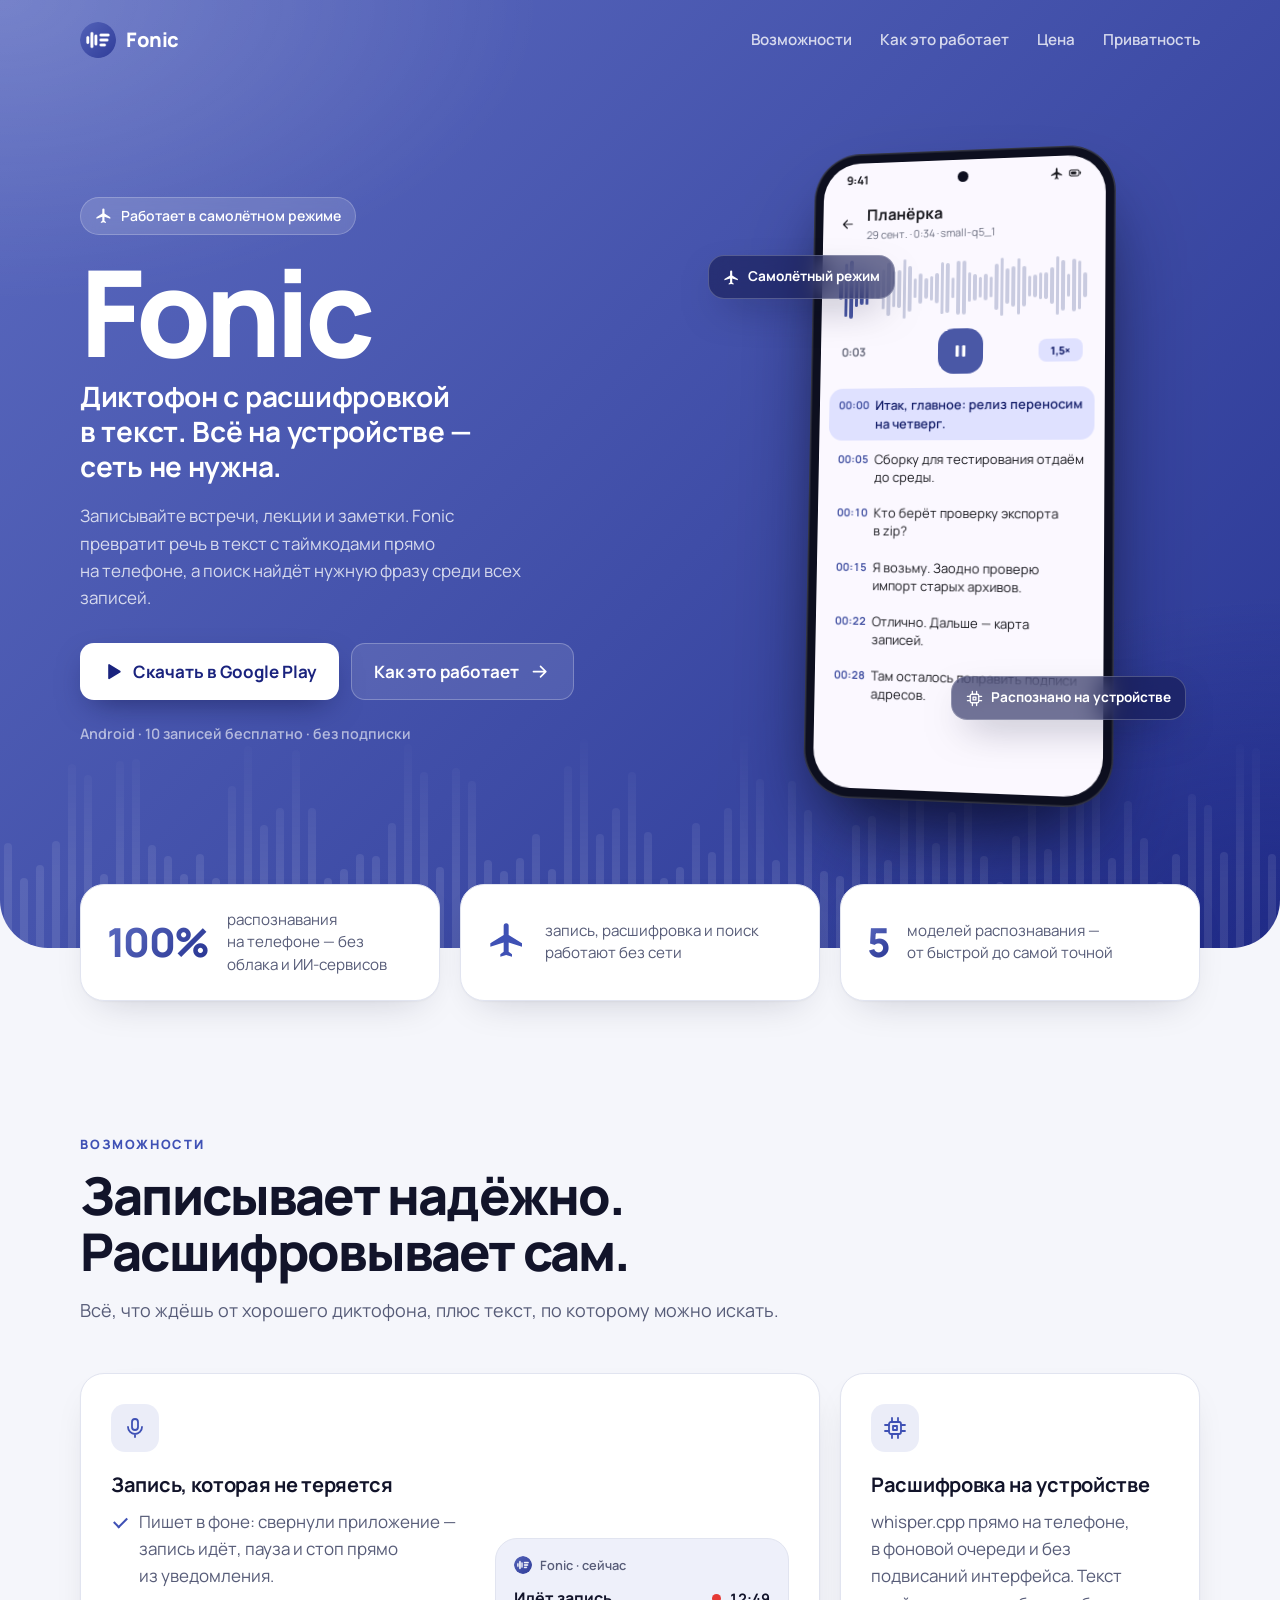
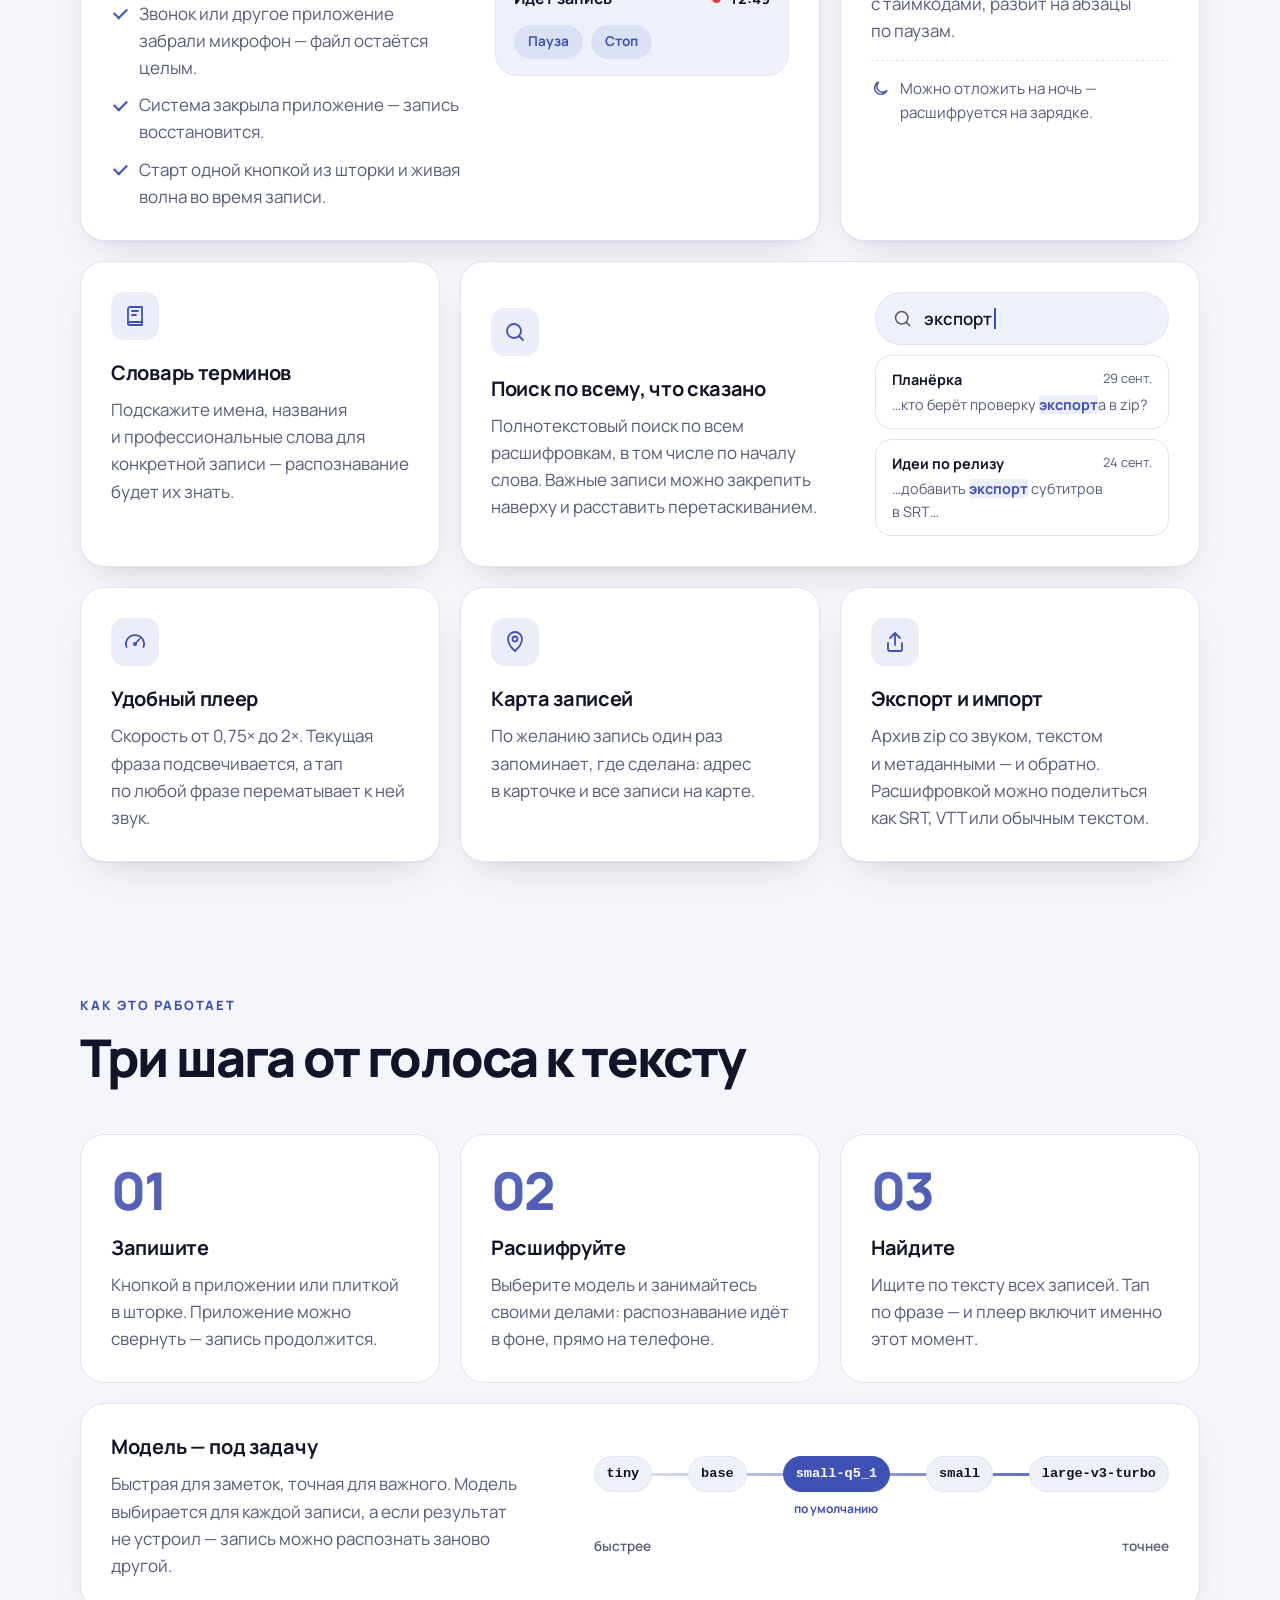
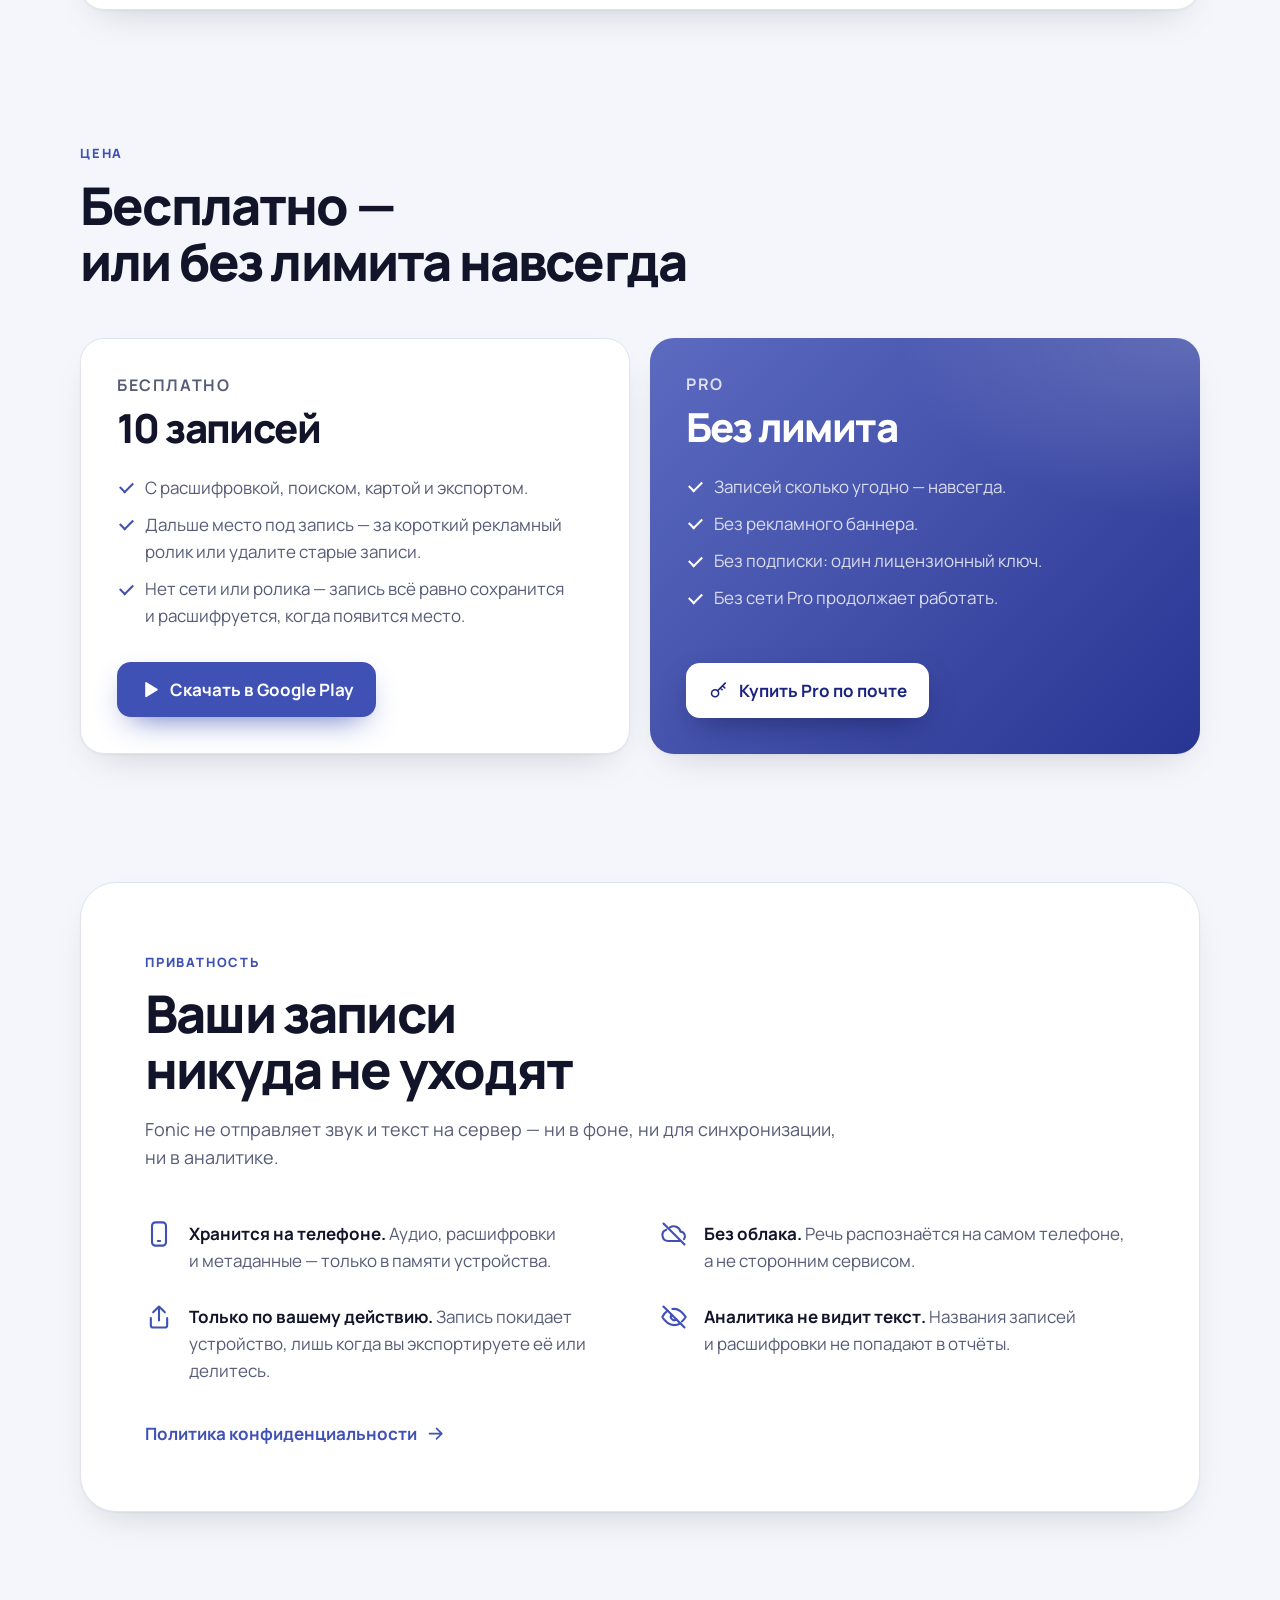
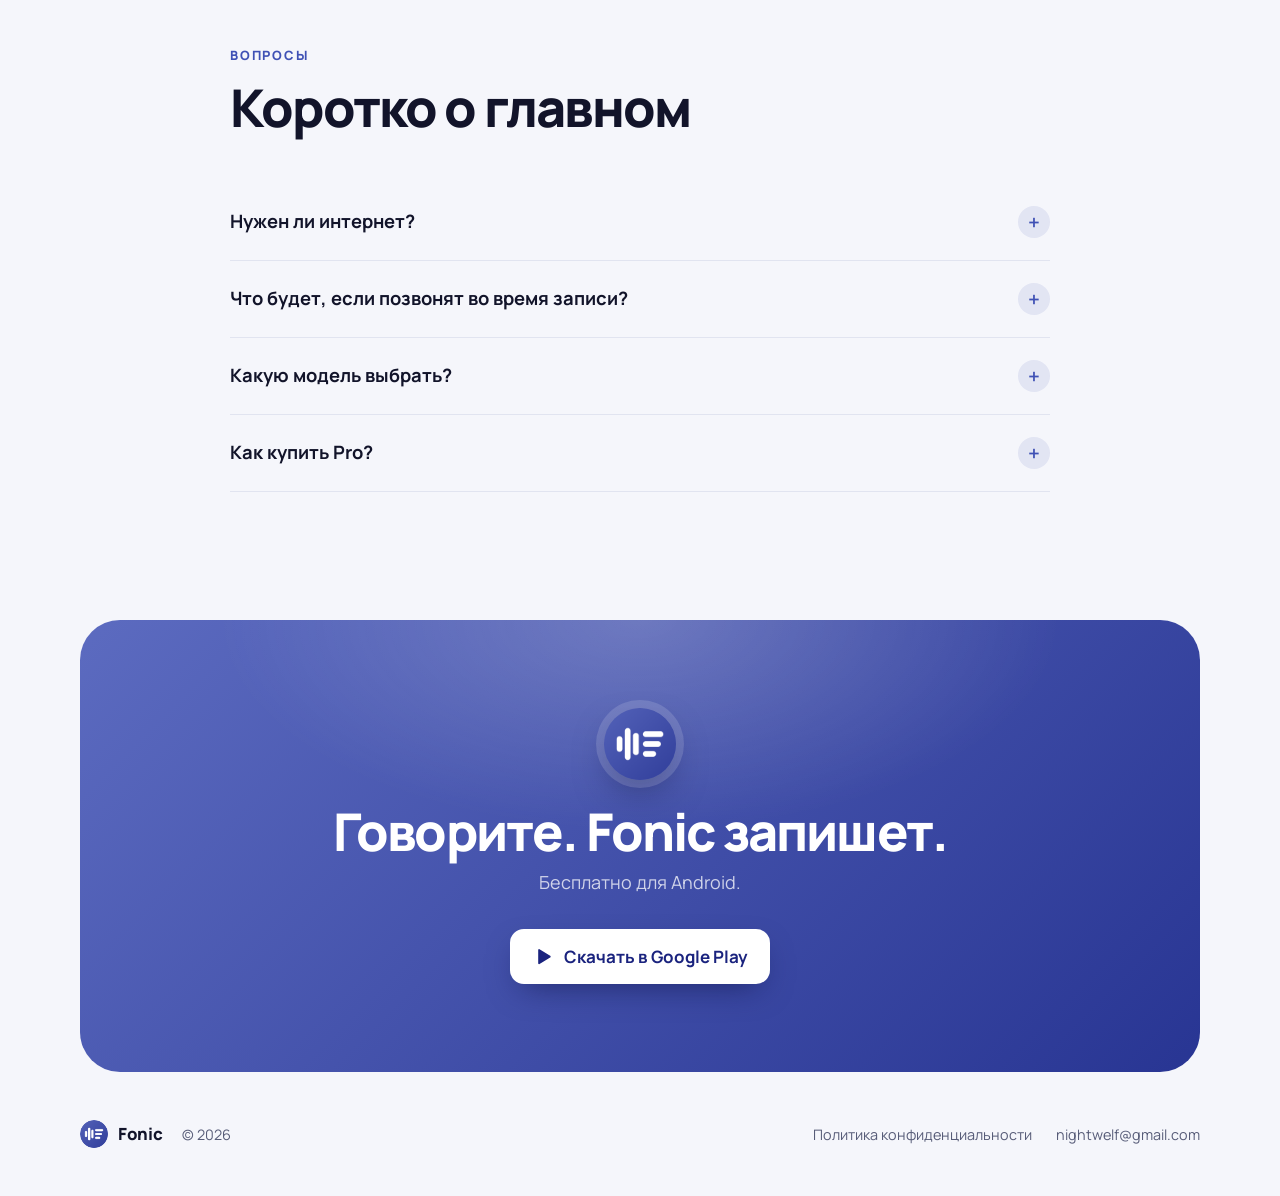
<file: index.html>
<!doctype html>
<html lang="ru">
<head>
<meta charset="utf-8">
<meta name="viewport" content="width=device-width, initial-scale=1">
<title>Fonic — диктофон с офлайн-расшифровкой речи</title>
<meta name="description" content="Fonic — диктофон для Android, который сам переводит речь в текст прямо на телефоне. Запись, расшифровка, поиск и каталог работают без сети.">
<meta name="theme-color" content="#3f51b5">
<meta property="og:type" content="website">
<meta property="og:locale" content="ru_RU">
<meta property="og:title" content="Fonic — диктофон с расшифровкой в текст">
<meta property="og:description" content="Всё на устройстве, сеть не нужна. Запись, расшифровка и поиск работают даже в самолётном режиме.">
<meta property="og:image" content="https://nightwelf.github.io/fonic/assets/og.png">
<meta name="twitter:card" content="summary_large_image">
<link rel="icon" href="assets/icon.png">
<link rel="preload" href="assets/fonts/manrope-cyrillic.woff2" as="font" type="font/woff2" crossorigin>
<link rel="stylesheet" href="style.css">
<script>document.documentElement.classList.add('js')</script>
<script src="script.js" defer></script>
</head>
<body>

<svg width="0" height="0" style="position:absolute" aria-hidden="true">
  <symbol id="i-mic" viewBox="0 0 24 24"><rect x="9" y="3" width="6" height="11" rx="3"/><path d="M5 11a7 7 0 0 0 14 0M12 18v3"/></symbol>
  <symbol id="i-chip" viewBox="0 0 24 24"><rect x="6" y="6" width="12" height="12" rx="2"/><path d="M10 10h4v4h-4zM9 2v4M15 2v4M9 18v4M15 18v4M2 9h4M2 15h4M18 9h4M18 15h4"/></symbol>
  <symbol id="i-book" viewBox="0 0 24 24"><path d="M5 5a2 2 0 0 1 2-2h12v15H7a2 2 0 0 0-2 2z"/><path d="M5 20a2 2 0 0 0 2 1h12v-3M9 7h6M9 11h4"/></symbol>
  <symbol id="i-search" viewBox="0 0 24 24"><circle cx="11" cy="11" r="7"/><path d="m20 20-3.5-3.5"/></symbol>
  <symbol id="i-speed" viewBox="0 0 24 24"><path d="M3.5 17a9 9 0 1 1 17 0"/><path d="m12 14 4.5-5"/><circle cx="12" cy="14" r="1.2"/></symbol>
  <symbol id="i-pin" viewBox="0 0 24 24"><path d="M12 21s-7-6.2-7-12a7 7 0 0 1 14 0c0 5.8-7 12-7 12z"/><circle cx="12" cy="9" r="2.5"/></symbol>
  <symbol id="i-share" viewBox="0 0 24 24"><path d="M12 15V3M7 8l5-5 5 5"/><path d="M5 13v6a2 2 0 0 0 2 2h10a2 2 0 0 0 2-2v-6"/></symbol>
  <symbol id="i-shield" viewBox="0 0 24 24"><path d="M12 3 4.5 6v5.5c0 4.7 3.2 8.2 7.5 9.5 4.3-1.3 7.5-4.8 7.5-9.5V6z"/><path d="m9 12 2 2 4-4"/></symbol>
  <symbol id="i-phone" viewBox="0 0 24 24"><rect x="6" y="2" width="12" height="20" rx="3"/><path d="M11 18h2"/></symbol>
  <symbol id="i-cloud-off" viewBox="0 0 24 24"><path d="m3 3 18 18"/><path d="M8.5 6.3A6 6 0 0 1 17.6 10 4 4 0 0 1 20.6 16.4M17 18H7a5 5 0 0 1-1.6-9.7"/></symbol>
  <symbol id="i-eye-off" viewBox="0 0 24 24"><path d="m3 3 18 18"/><path d="M10.6 5.1Q11.3 5 12 5c6 0 10 7 10 7a17 17 0 0 1-3.2 3.9M6.6 6.6C3.9 8.4 2 12 2 12s4 7 10 7a9.7 9.7 0 0 0 5.4-1.6"/><path d="M9.9 9.9a3 3 0 0 0 4.2 4.2"/></symbol>
  <symbol id="i-moon" viewBox="0 0 24 24"><path d="M20 14.5A8 8 0 1 1 9.5 4a6.5 6.5 0 0 0 10.5 10.5z"/></symbol>
  <symbol id="i-arrow" viewBox="0 0 24 24"><path d="M5 12h14M13 6l6 6-6 6"/></symbol>
  <symbol id="i-back" viewBox="0 0 24 24"><path d="M19 12H5M11 6l-6 6 6 6"/></symbol>
  <symbol id="i-mail" viewBox="0 0 24 24"><rect x="3" y="5" width="18" height="14" rx="2"/><path d="m3 7 9 6 9-6"/></symbol>
  <symbol id="i-key" viewBox="0 0 24 24"><circle cx="8" cy="15" r="4"/><path d="m10.8 12.2 8.7-8.7M16.5 6.5l2.5 2.5M14 9l2 2"/></symbol>
  <symbol id="i-play" viewBox="0 0 24 24"><path d="M7 4.5v15a1 1 0 0 0 1.5.9l12-7.5a1 1 0 0 0 0-1.8l-12-7.5A1 1 0 0 0 7 4.5z" fill="currentColor" stroke="none"/></symbol>
  <symbol id="i-pause" viewBox="0 0 24 24"><rect x="6" y="5" width="4" height="14" rx="1.2" fill="currentColor" stroke="none"/><rect x="14" y="5" width="4" height="14" rx="1.2" fill="currentColor" stroke="none"/></symbol>
  <symbol id="i-plane" viewBox="0 0 24 24"><path d="M21 16v-2l-8-5V3.5a1.5 1.5 0 0 0-3 0V9l-8 5v2l8-2.5V19l-2 1.5V22l3.5-1 3.5 1v-1.5L13 19v-5.5z" fill="currentColor" stroke="none"/></symbol>
  <symbol id="i-battery" viewBox="0 0 24 24"><rect x="3" y="7" width="16" height="10" rx="2.5"/><rect x="5.5" y="9.5" width="9" height="5" rx="1" fill="currentColor" stroke="none"/><path d="M21.5 10.5v3"/></symbol>
</svg>

<header class="hero">
  <div class="hero-bars" aria-hidden="true"></div>

  <nav class="nav container">
    <a class="logo" href="index.html"><img src="assets/icon.png" alt="" width="36" height="36">Fonic</a>
    <div class="nav-links">
      <a href="#features">Возможности</a>
      <a href="#how">Как это работает</a>
      <a href="#pricing">Цена</a>
      <a href="#privacy">Приватность</a>
    </div>
  </nav>

  <div class="hero-grid container">
    <div class="hero-text reveal">
      <span class="chip"><svg class="i"><use href="#i-plane"/></svg>Работает в самолётном режиме</span>
      <h1>Fonic</h1>
      <p class="lead">Диктофон с&nbsp;расшифровкой в&nbsp;текст. Всё на&nbsp;устройстве&nbsp;— сеть не&nbsp;нужна.</p>
      <p class="sub">Записывайте встречи, лекции и&nbsp;заметки. Fonic превратит речь в&nbsp;текст с&nbsp;таймкодами прямо на&nbsp;телефоне, а&nbsp;поиск найдёт нужную фразу среди всех записей.</p>
      <div class="actions">
        <a class="btn btn-light" href="https://play.google.com/store/apps/details?id=ru.nightwelf.fonic"><svg class="i"><use href="#i-play"/></svg>Скачать в Google Play</a>
        <a class="btn btn-ghost" href="#how">Как это работает<svg class="i"><use href="#i-arrow"/></svg></a>
      </div>
      <p class="meta">Android · 10 записей бесплатно · без подписки</p>
    </div>

    <div class="phone-wrap reveal" style="--d:2">
      <div class="phone demo" role="img" aria-label="Экран записи в Fonic: расшифровка с таймкодами и подсветкой текущей фразы">
        <div class="screen">
          <div class="p-status"><span>9:41</span><span><svg class="i"><use href="#i-plane"/></svg><svg class="i"><use href="#i-battery"/></svg></span></div>
          <div class="p-bar">
            <svg class="i"><use href="#i-back"/></svg>
            <div><b>Планёрка</b><small>29 сент. · 0:34 · small-q5_1</small></div>
          </div>
          <div class="p-wave"></div>
          <div class="p-player">
            <span class="p-time">0:00</span>
            <span class="p-play"><svg class="i"><use href="#i-pause"/></svg></span>
            <span class="p-speed">1,5×</span>
          </div>
          <ol class="p-segs">
            <li data-t="0"><time>00:00</time>Итак, главное: релиз переносим на&nbsp;четверг.</li>
            <li data-t="5"><time>00:05</time>Сборку для тестирования отдаём до&nbsp;среды.</li>
            <li data-t="10"><time>00:10</time>Кто берёт проверку экспорта в&nbsp;zip?</li>
            <li data-t="15"><time>00:15</time>Я возьму. Заодно проверю импорт старых архивов.</li>
            <li data-t="22"><time>00:22</time>Отлично. Дальше&nbsp;— карта записей.</li>
            <li data-t="28"><time>00:28</time>Там осталось поправить подписи адресов.</li>
          </ol>
        </div>
      </div>
      <div class="float float-a" aria-hidden="true"><svg class="i"><use href="#i-plane"/></svg>Самолётный режим</div>
      <div class="float float-b" aria-hidden="true"><svg class="i"><use href="#i-chip"/></svg>Распознано на устройстве</div>
    </div>
  </div>
</header>

<main>

<section class="stats container">
  <div class="stat reveal"><b class="grad-text">100%</b><span>распознавания на&nbsp;телефоне&nbsp;— без облака и&nbsp;ИИ-сервисов</span></div>
  <div class="stat reveal" style="--d:1"><b class="grad-text"><svg class="i"><use href="#i-plane"/></svg></b><span>запись, расшифровка и&nbsp;поиск работают без сети</span></div>
  <div class="stat reveal" style="--d:2"><b class="grad-text">5</b><span>моделей распознавания&nbsp;— от&nbsp;быстрой до&nbsp;самой точной</span></div>
</section>

<section class="section container" id="features">
  <div class="section-head reveal">
    <span class="eyebrow">Возможности</span>
    <h2>Записывает надёжно. Расшифровывает сам.</h2>
    <p>Всё, что ждёшь от&nbsp;хорошего диктофона, плюс текст, по&nbsp;которому можно искать.</p>
  </div>

  <div class="bento">
    <article class="card wide reveal">
      <div>
        <div class="icon"><svg class="i"><use href="#i-mic"/></svg></div>
        <h3>Запись, которая не&nbsp;теряется</h3>
        <ul class="ticks">
          <li>Пишет в&nbsp;фоне: свернули приложение&nbsp;— запись идёт, пауза и&nbsp;стоп прямо из&nbsp;уведомления.</li>
          <li>Звонок или другое приложение забрали микрофон&nbsp;— файл остаётся целым.</li>
          <li>Система закрыла приложение&nbsp;— запись восстановится.</li>
          <li>Старт одной кнопкой из&nbsp;шторки и&nbsp;живая волна во&nbsp;время записи.</li>
        </ul>
      </div>
      <div class="notif" aria-hidden="true">
        <div class="notif-top"><img src="assets/icon.png" alt="">Fonic · сейчас</div>
        <div class="notif-body"><b>Идёт запись</b><span class="rec"><i></i><span data-clock>12:47</span></span></div>
        <div class="notif-actions"><span>Пауза</span><span>Стоп</span></div>
      </div>
    </article>

    <article class="card reveal" style="--d:1">
      <div class="icon"><svg class="i"><use href="#i-chip"/></svg></div>
      <h3>Расшифровка на&nbsp;устройстве</h3>
      <p>whisper.cpp прямо на&nbsp;телефоне, в&nbsp;фоновой очереди и&nbsp;без подвисаний интерфейса. Текст с&nbsp;таймкодами, разбит на&nbsp;абзацы по&nbsp;паузам.</p>
      <p class="note"><svg class="i"><use href="#i-moon"/></svg>Можно отложить на&nbsp;ночь&nbsp;— расшифруется на&nbsp;зарядке.</p>
    </article>

    <article class="card reveal">
      <div class="icon"><svg class="i"><use href="#i-book"/></svg></div>
      <h3>Словарь терминов</h3>
      <p>Подскажите имена, названия и&nbsp;профессиональные слова для конкретной записи&nbsp;— распознавание будет их&nbsp;знать.</p>
    </article>

    <article class="card wide reveal" style="--d:1">
      <div>
        <div class="icon"><svg class="i"><use href="#i-search"/></svg></div>
        <h3>Поиск по&nbsp;всему, что сказано</h3>
        <p>Полнотекстовый поиск по&nbsp;всем расшифровкам, в&nbsp;том числе по&nbsp;началу слова. Важные записи можно закрепить наверху и&nbsp;расставить перетаскиванием.</p>
      </div>
      <div class="search-mock" aria-hidden="true">
        <div class="search-field"><svg class="i"><use href="#i-search"/></svg>экспорт<span class="caret"></span></div>
        <div class="result"><b>Планёрка</b><span>…кто берёт проверку <mark>экспорт</mark>а в&nbsp;zip?</span><time>29 сент.</time></div>
        <div class="result"><b>Идеи по релизу</b><span>…добавить <mark>экспорт</mark> субтитров в&nbsp;SRT…</span><time>24 сент.</time></div>
      </div>
    </article>

    <article class="card reveal">
      <div class="icon"><svg class="i"><use href="#i-speed"/></svg></div>
      <h3>Удобный плеер</h3>
      <p>Скорость от&nbsp;0,75× до&nbsp;2×. Текущая фраза подсвечивается, а&nbsp;тап по&nbsp;любой фразе перематывает к&nbsp;ней звук.</p>
    </article>

    <article class="card reveal" style="--d:1">
      <div class="icon"><svg class="i"><use href="#i-pin"/></svg></div>
      <h3>Карта записей</h3>
      <p>По&nbsp;желанию запись один раз запоминает, где сделана: адрес в&nbsp;карточке и&nbsp;все записи на&nbsp;карте.</p>
    </article>

    <article class="card reveal" style="--d:2">
      <div class="icon"><svg class="i"><use href="#i-share"/></svg></div>
      <h3>Экспорт и&nbsp;импорт</h3>
      <p>Архив zip со&nbsp;звуком, текстом и&nbsp;метаданными&nbsp;— и&nbsp;обратно. Расшифровкой можно поделиться как SRT, VTT или обычным текстом.</p>
    </article>
  </div>
</section>

<section class="section container" id="how">
  <div class="section-head reveal">
    <span class="eyebrow">Как это работает</span>
    <h2>Три шага от&nbsp;голоса к&nbsp;тексту</h2>
  </div>

  <ol class="steps">
    <li class="step reveal"><h3>Запишите</h3><p>Кнопкой в&nbsp;приложении или плиткой в&nbsp;шторке. Приложение можно свернуть&nbsp;— запись продолжится.</p></li>
    <li class="step reveal" style="--d:1"><h3>Расшифруйте</h3><p>Выберите модель и&nbsp;занимайтесь своими делами: распознавание идёт в&nbsp;фоне, прямо на&nbsp;телефоне.</p></li>
    <li class="step reveal" style="--d:2"><h3>Найдите</h3><p>Ищите по&nbsp;тексту всех записей. Тап по&nbsp;фразе&nbsp;— и&nbsp;плеер включит именно этот момент.</p></li>
  </ol>

  <div class="card models reveal">
    <div>
      <h3>Модель&nbsp;— под задачу</h3>
      <p>Быстрая для заметок, точная для важного. Модель выбирается для каждой записи, а&nbsp;если результат не&nbsp;устроил&nbsp;— запись можно распознать заново другой.</p>
    </div>
    <div class="scale">
      <ol>
        <li>tiny</li>
        <li>base</li>
        <li class="default">small-q5_1<small>по умолчанию</small></li>
        <li>small</li>
        <li>large-v3-turbo</li>
      </ol>
      <div class="scale-ends"><span>быстрее</span><span>точнее</span></div>
    </div>
  </div>
</section>

<section class="section container" id="pricing">
  <div class="section-head reveal">
    <span class="eyebrow">Цена</span>
    <h2>Бесплатно&nbsp;— или&nbsp;без&nbsp;лимита навсегда</h2>
  </div>

  <div class="plans">
    <div class="card plan reveal">
      <h3>Бесплатно</h3>
      <p class="price">10 записей</p>
      <ul class="ticks">
        <li>С&nbsp;расшифровкой, поиском, картой и&nbsp;экспортом.</li>
        <li>Дальше место под запись&nbsp;— за&nbsp;короткий рекламный ролик или удалите старые записи.</li>
        <li>Нет сети или ролика&nbsp;— запись всё равно сохранится и&nbsp;расшифруется, когда появится место.</li>
      </ul>
      <a class="btn btn-primary" href="https://play.google.com/store/apps/details?id=ru.nightwelf.fonic"><svg class="i"><use href="#i-play"/></svg>Скачать в Google Play</a>
    </div>

    <div class="card plan plan-pro reveal" style="--d:1">
      <h3>Pro</h3>
      <p class="price">Без лимита</p>
      <ul class="ticks">
        <li>Записей сколько угодно&nbsp;— навсегда.</li>
        <li>Без рекламного баннера.</li>
        <li>Без подписки: один лицензионный ключ.</li>
        <li>Без сети Pro продолжает работать.</li>
      </ul>
      <a class="btn btn-light" href="mailto:nightwelf@gmail.com?subject=%D0%9F%D0%BE%D0%BA%D1%83%D0%BF%D0%BA%D0%B0%20Fonic%20Pro"><svg class="i"><use href="#i-key"/></svg>Купить Pro по почте</a>
    </div>
  </div>
</section>

<section class="section container" id="privacy">
  <div class="privacy reveal">
    <div class="section-head">
      <span class="eyebrow">Приватность</span>
      <h2>Ваши записи никуда не&nbsp;уходят</h2>
      <p>Fonic не&nbsp;отправляет звук и&nbsp;текст на&nbsp;сервер&nbsp;— ни&nbsp;в&nbsp;фоне, ни&nbsp;для синхронизации, ни&nbsp;в&nbsp;аналитике.</p>
    </div>
    <div class="privacy-grid">
      <div><svg class="i"><use href="#i-phone"/></svg><p><b>Хранится на&nbsp;телефоне.</b> Аудио, расшифровки и&nbsp;метаданные&nbsp;— только в&nbsp;памяти устройства.</p></div>
      <div><svg class="i"><use href="#i-cloud-off"/></svg><p><b>Без облака.</b> Речь распознаётся на&nbsp;самом телефоне, а&nbsp;не&nbsp;сторонним сервисом.</p></div>
      <div><svg class="i"><use href="#i-share"/></svg><p><b>Только по&nbsp;вашему действию.</b> Запись покидает устройство, лишь когда вы&nbsp;экспортируете её или делитесь.</p></div>
      <div><svg class="i"><use href="#i-eye-off"/></svg><p><b>Аналитика не&nbsp;видит текст.</b> Названия записей и&nbsp;расшифровки не&nbsp;попадают в&nbsp;отчёты.</p></div>
    </div>
    <a class="link" href="privacy.html">Политика конфиденциальности<svg class="i"><use href="#i-arrow"/></svg></a>
  </div>
</section>

<section class="section container faq" id="faq">
  <div class="section-head reveal">
    <span class="eyebrow">Вопросы</span>
    <h2>Коротко о&nbsp;главном</h2>
  </div>
  <details class="reveal">
    <summary>Нужен ли интернет?</summary>
    <p>Для записи, расшифровки и&nbsp;поиска&nbsp;— нет. Сеть пригодится, чтобы один раз скачать модель распознавания, определить адрес записи, показать карту, рекламу и&nbsp;проверить Pro-ключ. Без неё ни&nbsp;один из&nbsp;основных сценариев не&nbsp;ломается.</p>
  </details>
  <details class="reveal">
    <summary>Что будет, если позвонят во&nbsp;время записи?</summary>
    <p>Запись встанет на&nbsp;паузу, а&nbsp;файл останется целым. Даже если система закроет приложение, Fonic восстановит записанное при следующем запуске.</p>
  </details>
  <details class="reveal">
    <summary>Какую модель выбрать?</summary>
    <p>По&nbsp;умолчанию стоит small-q5_1&nbsp;— хороший баланс скорости и&nbsp;точности. Для коротких заметок хватит tiny или base, для важных записей берите large-v3-turbo. Модель можно сменить и&nbsp;распознать запись заново.</p>
  </details>
  <details class="reveal">
    <summary>Как купить Pro?</summary>
    <p>Напишите на&nbsp;<a href="mailto:nightwelf@gmail.com?subject=%D0%9F%D0%BE%D0%BA%D1%83%D0%BF%D0%BA%D0%B0%20Fonic%20Pro">nightwelf@gmail.com</a>&nbsp;— в&nbsp;ответ придёт лицензионный ключ. Введите его в&nbsp;настройках приложения, и&nbsp;лимит на&nbsp;записи исчезнет навсегда.</p>
  </details>
</section>

<section class="container">
  <div class="cta reveal">
    <img src="assets/icon.png" alt="" width="72" height="72">
    <h2>Говорите. Fonic запишет.</h2>
    <p>Бесплатно для Android.</p>
    <a class="btn btn-light" href="https://play.google.com/store/apps/details?id=ru.nightwelf.fonic"><svg class="i"><use href="#i-play"/></svg>Скачать в Google Play</a>
  </div>
</section>

</main>

<footer class="footer container">
  <a class="logo" href="index.html"><img src="assets/icon.png" alt="" width="28" height="28">Fonic</a>
  <span>© 2026</span>
  <nav>
    <a href="privacy.html">Политика конфиденциальности</a>
    <a href="mailto:nightwelf@gmail.com">nightwelf@gmail.com</a>
  </nav>
</footer>

</body>
</html>
</file>
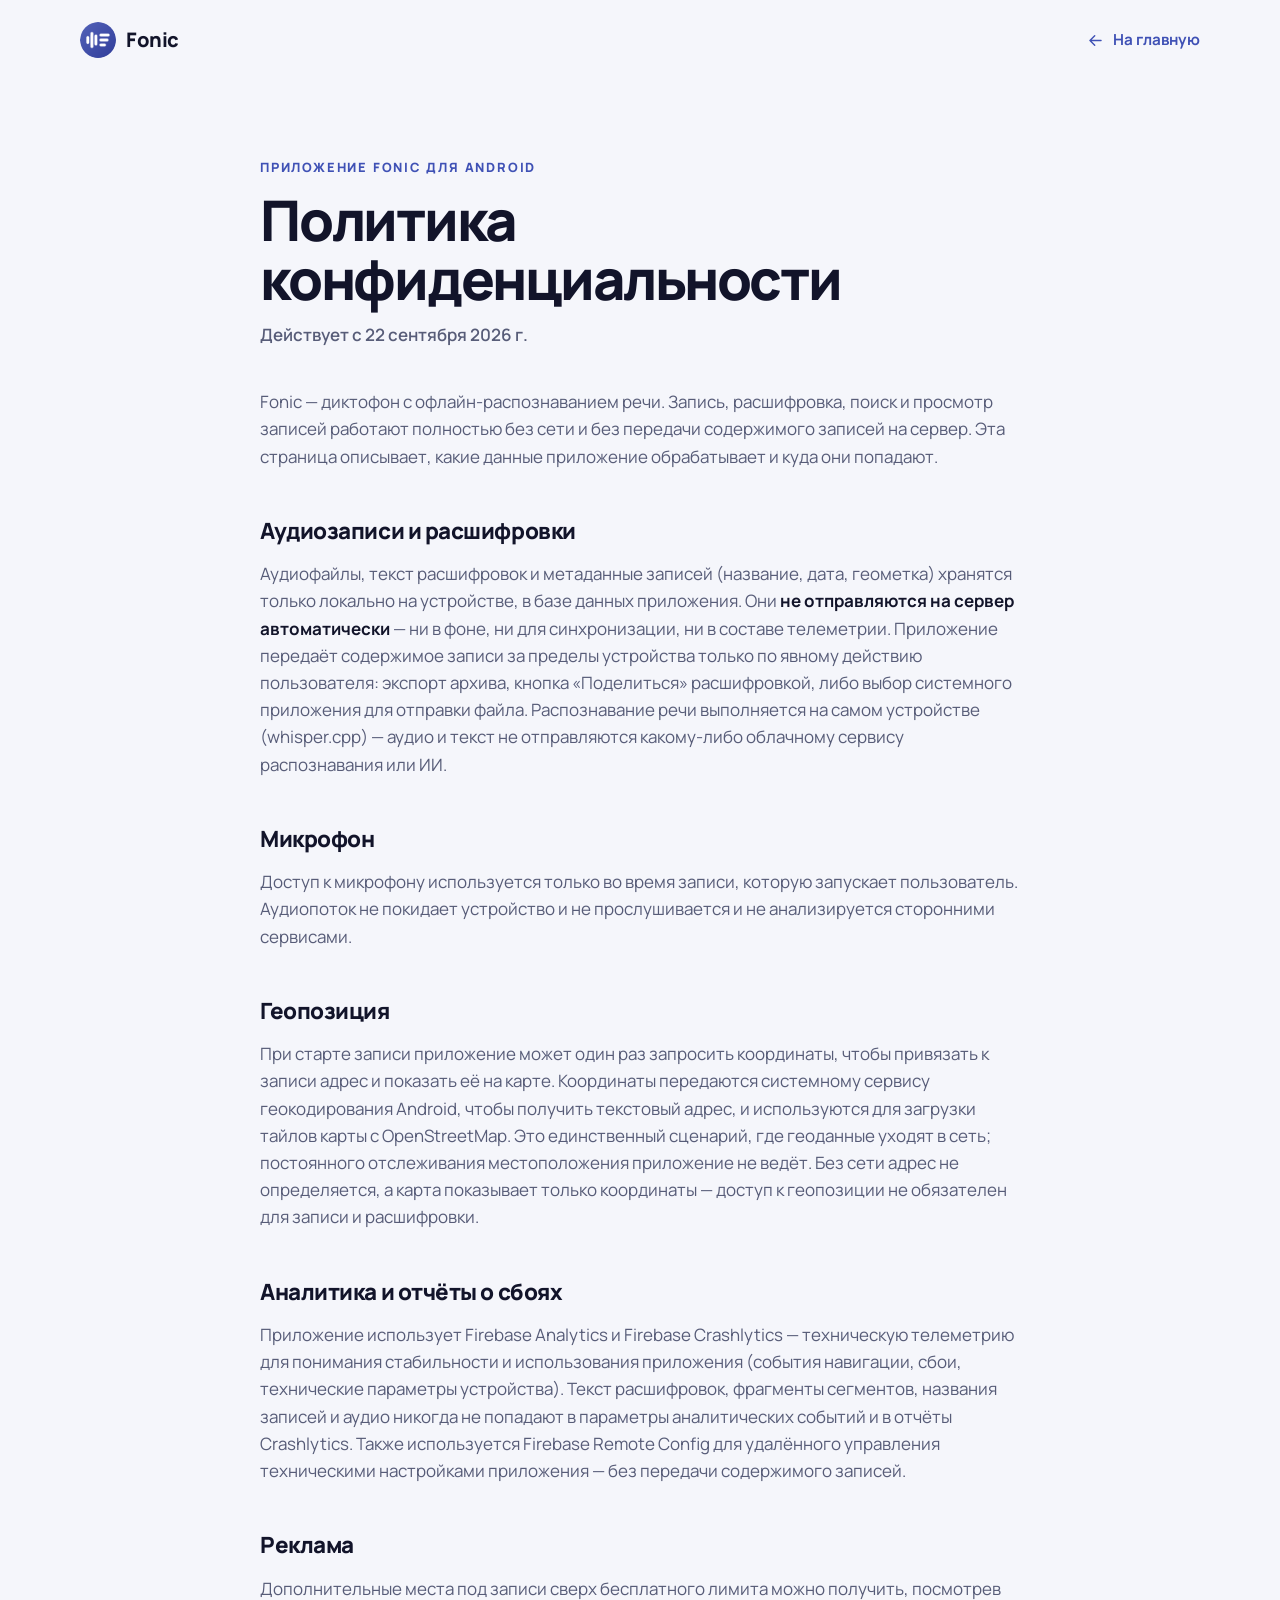
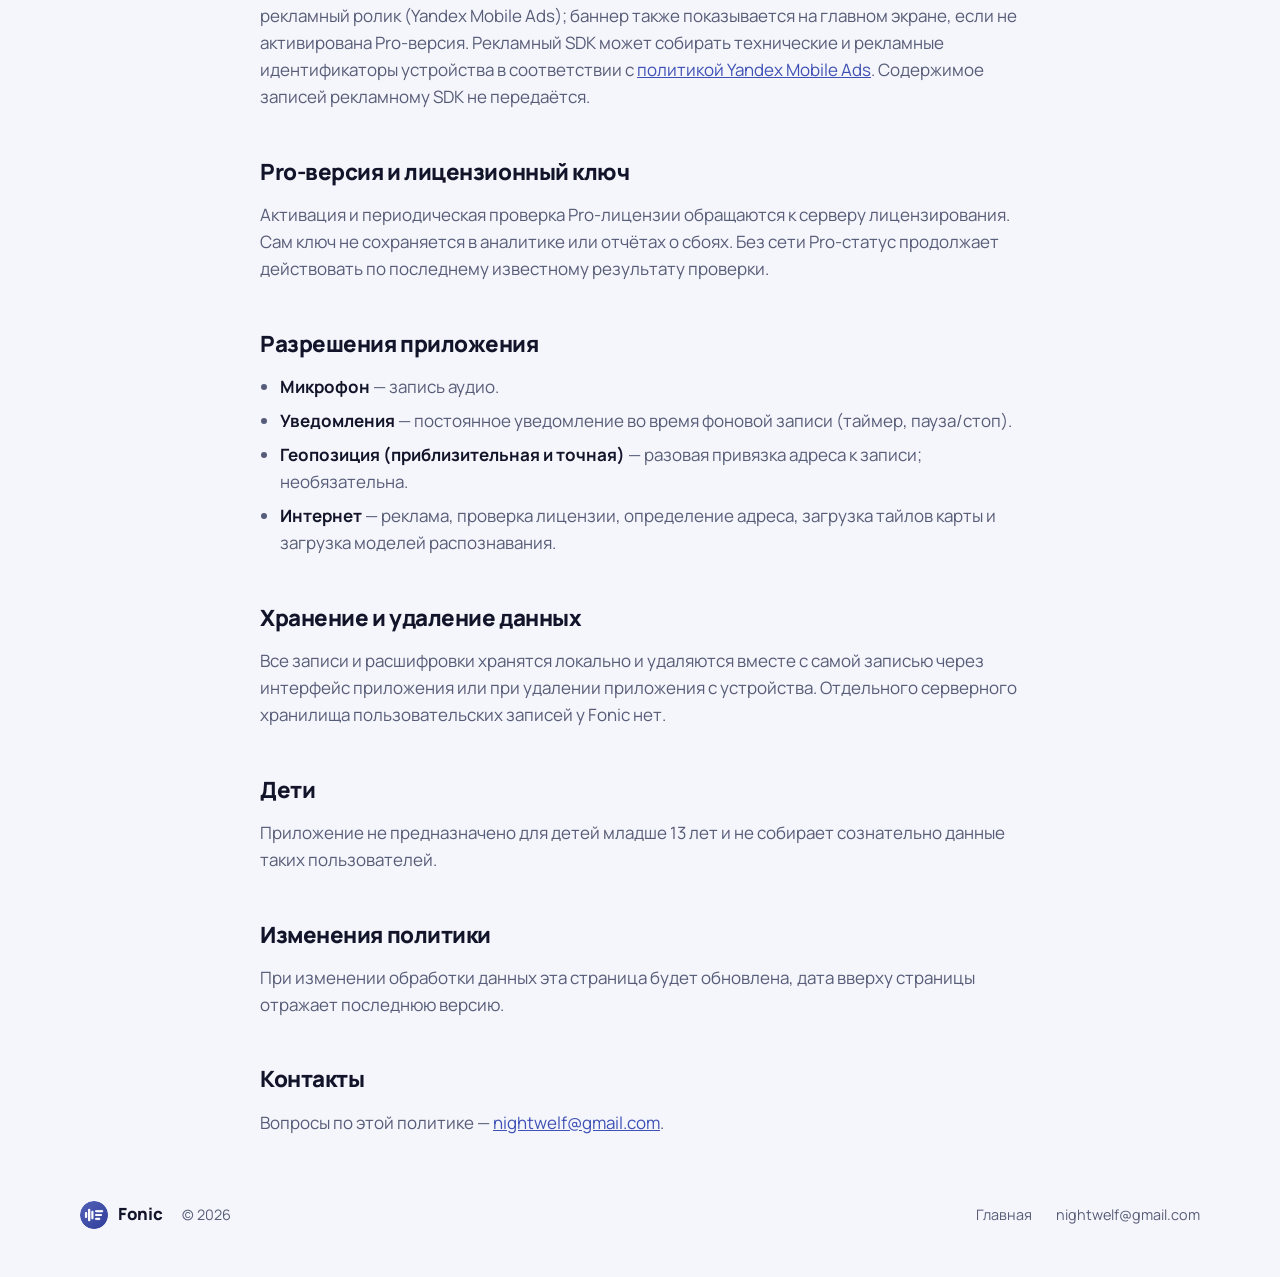
<file: privacy.html>
<!doctype html>
<html lang="ru">
<head>
<meta charset="utf-8">
<meta name="viewport" content="width=device-width, initial-scale=1">
<title>Политика конфиденциальности — Fonic</title>
<meta name="description" content="Политика конфиденциальности приложения Fonic для Android.">
<link rel="icon" href="assets/icon.png">
<meta name="theme-color" content="#3f51b5">
<link rel="stylesheet" href="style.css">
</head>
<body>

<svg width="0" height="0" style="position:absolute" aria-hidden="true">
  <symbol id="i-back" viewBox="0 0 24 24"><path d="M19 12H5M11 6l-6 6 6 6"/></symbol>
</svg>

<nav class="page-nav container">
  <a class="logo" href="index.html"><img src="assets/icon.png" alt="" width="36" height="36">Fonic</a>
  <a class="link" href="index.html"><svg class="i"><use href="#i-back"/></svg>На главную</a>
</nav>

<main class="doc container">

<span class="eyebrow">Приложение Fonic для Android</span>
<h1>Политика конфиденциальности</h1>
<p class="updated">Действует с 22 сентября 2026 г.</p>

<p>
  Fonic — диктофон с офлайн-распознаванием речи. Запись, расшифровка,
  поиск и просмотр записей работают полностью без сети и без передачи
  содержимого записей на сервер. Эта страница описывает, какие данные
  приложение обрабатывает и куда они попадают.
</p>

<h2>Аудиозаписи и расшифровки</h2>
<p>
  Аудиофайлы, текст расшифровок и метаданные записей (название, дата,
  геометка) хранятся только локально на устройстве, в базе данных
  приложения. Они <strong>не отправляются на сервер автоматически</strong> —
  ни в фоне, ни для синхронизации, ни в составе телеметрии. Приложение
  передаёт содержимое записи за пределы устройства только по явному
  действию пользователя: экспорт архива, кнопка «Поделиться»
  расшифровкой, либо выбор системного приложения для отправки файла.
  Распознавание речи выполняется на самом устройстве (whisper.cpp) —
  аудио и текст не отправляются какому-либо облачному сервису
  распознавания или ИИ.
</p>

<h2>Микрофон</h2>
<p>
  Доступ к микрофону используется только во время записи, которую
  запускает пользователь. Аудиопоток не покидает устройство и не
  прослушивается и не анализируется сторонними сервисами.
</p>

<h2>Геопозиция</h2>
<p>
  При старте записи приложение может один раз запросить координаты, чтобы
  привязать к записи адрес и показать её на карте. Координаты
  передаются системному сервису геокодирования Android, чтобы получить
  текстовый адрес, и используются для загрузки тайлов карты с
  OpenStreetMap. Это единственный сценарий, где геоданные уходят в сеть;
  постоянного отслеживания местоположения приложение не ведёт. Без сети
  адрес не определяется, а карта показывает только координаты —
  доступ к геопозиции не обязателен для записи и расшифровки.
</p>

<h2>Аналитика и отчёты о сбоях</h2>
<p>
  Приложение использует Firebase Analytics и Firebase Crashlytics —
  техническую телеметрию для понимания стабильности и использования
  приложения (события навигации, сбои, технические параметры
  устройства). Текст расшифровок, фрагменты сегментов, названия записей
  и аудио никогда не попадают в параметры аналитических событий и в
  отчёты Crashlytics. Также используется Firebase Remote Config для
  удалённого управления техническими настройками приложения — без
  передачи содержимого записей.
</p>

<h2>Реклама</h2>
<p>
  Дополнительные места под записи сверх бесплатного лимита можно
  получить, посмотрев рекламный ролик (Yandex Mobile Ads); баннер также
  показывается на главном экране, если не активирована Pro-версия.
  Рекламный SDK может собирать технические и рекламные идентификаторы
  устройства в соответствии с
  <a href="https://yandex.ru/legal/mobileads_sdk_agreement/" target="_blank" rel="noopener">политикой Yandex Mobile Ads</a>.
  Содержимое записей рекламному SDK не передаётся.
</p>

<h2>Pro-версия и лицензионный ключ</h2>
<p>
  Активация и периодическая проверка Pro-лицензии обращаются к серверу
  лицензирования. Сам ключ не сохраняется в аналитике или отчётах о
  сбоях. Без сети Pro-статус продолжает действовать по последнему
  известному результату проверки.
</p>

<h2>Разрешения приложения</h2>
<ul>
  <li><strong>Микрофон</strong> — запись аудио.</li>
  <li><strong>Уведомления</strong> — постоянное уведомление во время фоновой записи (таймер, пауза/стоп).</li>
  <li><strong>Геопозиция (приблизительная и точная)</strong> — разовая привязка адреса к записи; необязательна.</li>
  <li><strong>Интернет</strong> — реклама, проверка лицензии, определение адреса, загрузка тайлов карты и загрузка моделей распознавания.</li>
</ul>

<h2>Хранение и удаление данных</h2>
<p>
  Все записи и расшифровки хранятся локально и удаляются вместе с самой
  записью через интерфейс приложения или при удалении приложения с
  устройства. Отдельного серверного хранилища пользовательских записей у
  Fonic нет.
</p>

<h2>Дети</h2>
<p>
  Приложение не предназначено для детей младше 13 лет и не собирает
  сознательно данные таких пользователей.
</p>

<h2>Изменения политики</h2>
<p>
  При изменении обработки данных эта страница будет обновлена, дата
  вверху страницы отражает последнюю версию.
</p>

<h2>Контакты</h2>
<p>
  Вопросы по этой политике — <a href="mailto:nightwelf@gmail.com">nightwelf@gmail.com</a>.
</p>

</main>

<footer class="footer container">
  <a class="logo" href="index.html"><img src="assets/icon.png" alt="" width="28" height="28">Fonic</a>
  <span>© 2026</span>
  <nav>
    <a href="index.html">Главная</a>
    <a href="mailto:nightwelf@gmail.com">nightwelf@gmail.com</a>
  </nav>
</footer>

</body>
</html>
</file>
<file: style.css>
@font-face {
  font-family: "Manrope";
  font-style: normal;
  font-weight: 200 800;
  font-display: swap;
  src: url("assets/fonts/manrope-cyrillic.woff2") format("woff2");
  unicode-range: U+0301, U+0400-045F, U+0490-0491, U+04B0-04B1, U+2116;
}
@font-face {
  font-family: "Manrope";
  font-style: normal;
  font-weight: 200 800;
  font-display: swap;
  src: url("assets/fonts/manrope-latin.woff2") format("woff2");
  unicode-range: U+0000-00FF, U+0131, U+0152-0153, U+02BB-02BC, U+02C6, U+02DA, U+02DC, U+0304, U+0308, U+0329, U+2000-206F, U+20AC, U+2122, U+2191, U+2193, U+2212, U+2215, U+FEFF, U+FFFD;
}

:root {
  color-scheme: light;
  --bg: #f5f6fb;
  --surface: #ffffff;
  --surface-2: #eef0fa;
  --fg: #12142a;
  --muted: #575c78;
  --border: #e1e4f0;
  --accent: #3f51b5;
  --on-accent: #ffffff;
  --accent-soft: rgb(63 81 181 / .1);
  --grad: linear-gradient(135deg, #5c6bc0, #283593);
  --grad-text: linear-gradient(135deg, #5c6bc0, #283593);
  --shadow: 0 1px 2px rgb(18 20 42 / .04), 0 16px 40px -20px rgb(18 20 42 / .22);
  --radius: 24px;
}

@media (prefers-color-scheme: dark) {
  :root {
    color-scheme: dark;
    --bg: #0b0d1a;
    --surface: #131629;
    --surface-2: #1b1f38;
    --fg: #eceefb;
    --muted: #9ba1c4;
    --border: #252a48;
    --accent: #9fa8ff;
    --on-accent: #0b0d1a;
    --accent-soft: rgb(159 168 255 / .12);
    --grad: linear-gradient(135deg, #3f4fa8, #1a237e);
    --grad-text: linear-gradient(135deg, #c5cae9, #7986cb);
    --shadow: 0 1px 2px rgb(0 0 0 / .3), 0 20px 48px -24px rgb(0 0 0 / .7);
  }
}

* { box-sizing: border-box; }

html { scroll-behavior: smooth; }

body {
  margin: 0;
  background: var(--bg);
  color: var(--fg);
  font-family: "Manrope", system-ui, -apple-system, "Segoe UI", Roboto, sans-serif;
  font-size: 17px;
  line-height: 1.6;
  -webkit-font-smoothing: antialiased;
}

img { display: block; }
a { color: var(--accent); }
h1, h2, h3 { text-wrap: balance; }

:focus-visible { outline: 3px solid var(--accent); outline-offset: 3px; border-radius: 6px; }

.container { width: min(1120px, 100% - 32px); margin-inline: auto; }

.i {
  width: 1.25em;
  height: 1.25em;
  flex-shrink: 0;
  fill: none;
  stroke: currentColor;
  stroke-width: 1.8;
  stroke-linecap: round;
  stroke-linejoin: round;
}

.grad-text {
  background: var(--grad-text);
  -webkit-background-clip: text;
  background-clip: text;
  color: transparent;
}

/* ---------- Buttons ---------- */

.btn {
  display: inline-flex;
  align-items: center;
  gap: 10px;
  padding: 14px 22px;
  border-radius: 14px;
  font-weight: 700;
  text-decoration: none;
  transition: transform .2s, box-shadow .2s, background-color .2s;
}
.btn:hover { transform: translateY(-2px); }
.btn-light { background: #fff; color: #1a237e; box-shadow: 0 12px 32px -12px rgb(10 14 60 / .6); }
.btn-ghost { color: #fff; background: rgb(255 255 255 / .1); border: 1px solid rgb(255 255 255 / .25); }
.btn-ghost:hover { background: rgb(255 255 255 / .18); }
.btn-primary { background: var(--accent); color: var(--on-accent); box-shadow: 0 12px 32px -14px var(--accent); }

/* ---------- Hero ---------- */

.hero {
  position: relative;
  overflow: hidden;
  color: #fff;
  background:
    radial-gradient(900px 500px at 0% 0%, rgb(255 255 255 / .16), transparent 60%),
    radial-gradient(700px 500px at 100% 100%, rgb(26 35 126 / .6), transparent 70%),
    var(--grad);
  border-radius: 0 0 48px 48px;
  padding-bottom: clamp(96px, 12vw, 150px);
}

.hero-bars {
  position: absolute;
  inset: auto 0 0;
  height: 220px;
  display: flex;
  justify-content: center;
  align-items: flex-end;
  gap: 8px;
  opacity: .1;
  pointer-events: none;
  mask-image: linear-gradient(to top, #000 30%, transparent);
}
.hero-bars span {
  flex: 0 0 8px;
  height: calc(var(--h) * 100%);
  border-radius: 8px 8px 0 0;
  background: #fff;
  transform-origin: bottom;
  animation: breathe 2.8s ease-in-out calc(var(--i) * -.17s) infinite alternate;
}
@keyframes breathe { from { transform: scaleY(.35); } to { transform: scaleY(1); } }

.nav {
  position: relative;
  display: flex;
  align-items: center;
  justify-content: space-between;
  padding: 22px 0;
}
.logo {
  display: inline-flex;
  align-items: center;
  gap: 10px;
  color: inherit;
  font-weight: 800;
  font-size: 1.25rem;
  letter-spacing: -.02em;
  text-decoration: none;
}
.logo img { border-radius: 50%; }
.nav-links { display: flex; gap: 28px; }
.nav-links a { color: rgb(255 255 255 / .78); text-decoration: none; font-weight: 600; font-size: .95rem; transition: color .2s; }
.nav-links a:hover { color: #fff; }

.hero-grid {
  position: relative;
  display: grid;
  grid-template-columns: 1.1fr .9fr;
  gap: 48px;
  align-items: center;
  padding-top: clamp(24px, 5vw, 64px);
}

.chip {
  display: inline-flex;
  align-items: center;
  gap: 8px;
  padding: 7px 14px;
  border-radius: 999px;
  background: rgb(255 255 255 / .14);
  border: 1px solid rgb(255 255 255 / .22);
  backdrop-filter: blur(8px);
  font-size: .875rem;
  font-weight: 600;
}

.hero h1 {
  margin: 22px 0 14px;
  font-size: clamp(4rem, 11vw, 7.5rem);
  line-height: .9;
  letter-spacing: -.05em;
  font-weight: 800;
}
.lead {
  margin: 0 0 18px;
  max-width: 24ch;
  font-size: clamp(1.35rem, 2.6vw, 1.75rem);
  line-height: 1.25;
  font-weight: 700;
  letter-spacing: -.01em;
}
.sub { margin: 0 0 32px; max-width: 46ch; color: rgb(255 255 255 / .78); }
.actions { display: flex; flex-wrap: wrap; gap: 12px; }
.meta { margin: 22px 0 0; color: rgb(255 255 255 / .6); font-size: .9rem; font-weight: 600; }

/* ---------- Phone mockup ---------- */

.phone-wrap { position: relative; justify-self: center; perspective: 1400px; }

.phone {
  width: 310px;
  aspect-ratio: 9 / 19;
  padding: 10px;
  border-radius: 48px;
  background: #0d0f1f;
  box-shadow:
    inset 0 0 0 1.5px rgb(255 255 255 / .16),
    0 50px 100px -30px rgb(8 10 40 / .8),
    0 30px 60px -30px rgb(0 0 0 / .5);
  transform: rotateY(-10deg) rotateX(4deg);
}

.screen {
  --p-primary: #4a58a6;
  --p-container: #dfe1ff;
  --p-on-container: #16206b;
  --p-muted: #6c6f80;
  position: relative;
  height: 100%;
  display: flex;
  flex-direction: column;
  overflow: hidden;
  border-radius: 38px;
  background: #fbf8ff;
  color: #1b1b21;
  font-size: 13px;
  line-height: 1.4;
}
.screen::before {
  content: "";
  position: absolute;
  top: 12px;
  left: 50%;
  width: 11px;
  height: 11px;
  margin-left: -5.5px;
  border-radius: 50%;
  background: #0d0f1f;
}
.screen .i { width: 16px; height: 16px; }

.p-status { display: flex; justify-content: space-between; padding: 10px 24px 4px; font-size: 12px; font-weight: 700; }
.p-status span { display: flex; align-items: center; gap: 4px; }
.p-status .i { width: 14px; height: 14px; }

.p-bar { display: flex; align-items: center; gap: 12px; padding: 12px 18px 8px; }
.p-bar b { display: block; font-size: 16px; }
.p-bar small { color: var(--p-muted); font-size: 11px; }

.p-wave { display: flex; align-items: center; gap: 2px; height: 64px; margin: 8px 18px 4px; }
.p-wave span {
  flex: 1;
  height: calc(var(--h) * 100%);
  border-radius: 2px;
  background: #c9cbe0;
  transition: background-color .2s;
}
.p-wave span.on { background: var(--p-primary); }

.p-player { display: flex; align-items: center; justify-content: space-between; padding: 6px 22px 10px; }
.p-time { width: 44px; font-size: 12px; font-weight: 700; font-variant-numeric: tabular-nums; color: var(--p-muted); }
.p-play {
  display: grid;
  place-items: center;
  width: 46px;
  height: 46px;
  border-radius: 16px;
  background: var(--p-primary);
  color: #fff;
}
.p-play .i { width: 20px; height: 20px; }
.p-speed { width: 44px; padding: 4px 0; border-radius: 8px; background: var(--p-container); color: var(--p-on-container); text-align: center; font-size: 11px; font-weight: 800; }

.p-segs { list-style: none; margin: 0; padding: 4px 10px 16px; display: grid; gap: 2px; }
.p-segs li {
  display: grid;
  grid-template-columns: 38px 1fr;
  padding: 8px 10px;
  border-radius: 14px;
  transition: background-color .35s, color .35s;
}
.p-segs time { padding-top: 1px; color: var(--p-primary); font-size: 11px; font-weight: 700; font-variant-numeric: tabular-nums; }
.p-segs li.active { background: var(--p-container); color: var(--p-on-container); font-weight: 600; }

.float {
  position: absolute;
  display: flex;
  align-items: center;
  gap: 8px;
  padding: 10px 14px;
  border-radius: 16px;
  background: rgb(20 26 80 / .6);
  border: 1px solid rgb(255 255 255 / .22);
  backdrop-filter: blur(14px);
  box-shadow: 0 16px 40px -16px rgb(8 10 40 / .6);
  font-size: .85rem;
  font-weight: 700;
  white-space: nowrap;
  animation: float 5s ease-in-out infinite alternate;
}
.float-a { top: 17%; left: -96px; }
.float-b { bottom: 12%; right: -72px; animation-delay: -2.5s; }
@keyframes float { to { transform: translateY(-12px); } }

/* ---------- Sections ---------- */

.section { padding-block: clamp(72px, 10vw, 128px) 0; }

.section-head { max-width: 720px; margin-bottom: 48px; }
.section-head p { margin: 0; color: var(--muted); font-size: 1.125rem; }

.eyebrow {
  display: inline-block;
  margin-bottom: 14px;
  color: var(--accent);
  font-size: .8rem;
  font-weight: 800;
  letter-spacing: .14em;
  text-transform: uppercase;
}

h2 {
  margin: 0 0 16px;
  font-size: clamp(2rem, 4.6vw, 3.25rem);
  line-height: 1.08;
  letter-spacing: -.035em;
  font-weight: 800;
}

h3 { margin: 0 0 10px; font-size: 1.25rem; line-height: 1.3; letter-spacing: -.015em; }

/* ---------- Stats ---------- */

.stats {
  position: relative;
  margin-top: -64px;
  display: grid;
  grid-template-columns: repeat(3, 1fr);
  gap: 20px;
}
.stat {
  display: flex;
  align-items: center;
  gap: 18px;
  padding: 24px 26px;
  border-radius: var(--radius);
  background: var(--surface);
  border: 1px solid var(--border);
  box-shadow: var(--shadow);
}
.stat b { font-size: 2.5rem; line-height: 1; font-weight: 800; letter-spacing: -.04em; }
.stat b .i { width: 40px; height: 40px; color: var(--accent); }
.stat span { color: var(--muted); font-size: .95rem; line-height: 1.45; }

/* ---------- Cards ---------- */

.card {
  position: relative;
  overflow: hidden;
  padding: 30px;
  border-radius: var(--radius);
  background: var(--surface);
  border: 1px solid var(--border);
  box-shadow: var(--shadow);
}
.card::before {
  content: "";
  position: absolute;
  inset: 0;
  background: radial-gradient(420px circle at var(--mx, 50%) var(--my, 0), var(--accent-soft), transparent 65%);
  opacity: 0;
  transition: opacity .3s;
  pointer-events: none;
}
.card:hover::before { opacity: 1; }
.card > * { position: relative; }
.card p { margin: 0; color: var(--muted); }

.icon {
  display: grid;
  place-items: center;
  width: 48px;
  height: 48px;
  margin-bottom: 20px;
  border-radius: 14px;
  background: var(--accent-soft);
  color: var(--accent);
}
.icon .i { width: 24px; height: 24px; }

.note { display: flex; gap: 10px; margin-top: 16px !important; padding-top: 16px; border-top: 1px dashed var(--border); font-size: .95rem; }
.note .i { margin-top: 2px; color: var(--accent); }

.ticks { list-style: none; margin: 0; padding: 0; display: grid; gap: 10px; color: var(--muted); }
.ticks li { position: relative; padding-left: 28px; }
.ticks li::before {
  content: "";
  position: absolute;
  left: 3px;
  top: .5em;
  width: 11px;
  height: 6px;
  border-left: 2.2px solid var(--accent);
  border-bottom: 2.2px solid var(--accent);
  transform: rotate(-45deg);
}

.bento { display: grid; grid-template-columns: repeat(3, 1fr); gap: 20px; }
.bento .wide {
  grid-column: span 2;
  display: grid;
  grid-template-columns: 1.2fr 1fr;
  gap: 32px;
  align-items: center;
}

/* Notification mock */
.notif {
  padding: 16px 18px;
  border-radius: 22px;
  background: var(--surface-2);
  border: 1px solid var(--border);
  font-size: .9rem;
}
.notif-top { display: flex; align-items: center; gap: 8px; color: var(--muted); font-size: .8rem; font-weight: 600; }
.notif-top img { width: 18px; height: 18px; border-radius: 50%; }
.notif-body { display: flex; justify-content: space-between; align-items: center; margin: 10px 0 14px; }
.notif-body b { font-size: 1rem; }
.rec { display: inline-flex; align-items: center; gap: 8px; font-weight: 700; font-variant-numeric: tabular-nums; }
.rec i { width: 9px; height: 9px; border-radius: 50%; background: #e53935; animation: blink 1.2s ease-in-out infinite; }
@keyframes blink { 50% { opacity: .25; } }
.notif-actions { display: flex; gap: 8px; }
.notif-actions span { padding: 6px 14px; border-radius: 999px; background: var(--accent-soft); color: var(--accent); font-weight: 700; font-size: .85rem; }

/* Search mock */
.search-mock { display: grid; gap: 10px; }
.search-field {
  display: flex;
  align-items: center;
  gap: 10px;
  padding: 12px 16px;
  border-radius: 999px;
  background: var(--surface-2);
  border: 1px solid var(--border);
  font-weight: 600;
}
.search-field .i { color: var(--muted); }
.caret { width: 2px; height: 1.2em; margin-left: -8px; background: var(--accent); animation: blink 1s steps(1) infinite; }
.result {
  display: grid;
  grid-template-columns: 1fr auto;
  gap: 2px 12px;
  padding: 12px 16px;
  border-radius: 16px;
  border: 1px solid var(--border);
  font-size: .9rem;
}
.result span { grid-column: 1 / -1; grid-row: 2; color: var(--muted); }
.result time { color: var(--muted); font-size: .8rem; }
mark { border-radius: 3px; background: var(--accent-soft); color: var(--accent); font-weight: 700; }

/* ---------- Steps ---------- */

.steps { list-style: none; margin: 0 0 20px; padding: 0; display: grid; grid-template-columns: repeat(3, 1fr); gap: 20px; counter-reset: step; }
.step { padding: 30px; border-radius: var(--radius); border: 1px solid var(--border); background: var(--surface); }
.step::before {
  counter-increment: step;
  content: "0" counter(step);
  display: block;
  margin-bottom: 18px;
  font-size: 3.25rem;
  font-weight: 800;
  line-height: 1;
  letter-spacing: -.04em;
  background: var(--grad-text);
  -webkit-background-clip: text;
  background-clip: text;
  color: transparent;
}
.step p { margin: 0; color: var(--muted); }

.models { display: grid; grid-template-columns: 1fr 1.3fr; gap: 40px; align-items: center; }
.scale ol {
  position: relative;
  list-style: none;
  margin: 0;
  padding: 0;
  display: flex;
  justify-content: space-between;
  align-items: flex-start;
  gap: 8px;
}
.scale ol::before {
  content: "";
  position: absolute;
  left: 4%;
  right: 4%;
  top: 17px;
  height: 3px;
  border-radius: 3px;
  background: linear-gradient(90deg, var(--border), var(--accent));
}
.scale li {
  position: relative;
  display: flex;
  flex-direction: column;
  align-items: center;
  gap: 4px;
  padding: 6px 12px;
  border-radius: 999px;
  background: var(--surface-2);
  border: 1px solid var(--border);
  font-size: .85rem;
  font-weight: 700;
  font-family: ui-monospace, "JetBrains Mono", "Cascadia Code", monospace;
  white-space: nowrap;
}
.scale li.default { background: var(--accent); border-color: var(--accent); color: var(--on-accent); }
.scale small { position: absolute; top: calc(100% + 8px); color: var(--accent); font-family: "Manrope", sans-serif; font-size: .75rem; font-weight: 700; }
.scale-ends { display: flex; justify-content: space-between; margin-top: 44px; color: var(--muted); font-size: .85rem; font-weight: 600; }

/* ---------- Pricing ---------- */

.plans { display: grid; grid-template-columns: repeat(2, 1fr); gap: 20px; }
.plan { display: flex; flex-direction: column; padding: 36px; }
.plan h3 { color: var(--muted); font-size: 1rem; font-weight: 700; text-transform: uppercase; letter-spacing: .1em; }
.price { margin: 0 0 24px !important; color: var(--fg) !important; font-size: 2.5rem; font-weight: 800; letter-spacing: -.04em; line-height: 1.1; }
.plan .ticks { margin-bottom: 32px; }
.plan .btn { margin-top: auto; align-self: flex-start; }

.plan-pro { color: #fff; border: 0; background: radial-gradient(500px 300px at 100% 0%, rgb(255 255 255 / .18), transparent 60%), var(--grad); }
.plan-pro h3, .plan-pro .ticks { color: rgb(255 255 255 / .8); }
.plan-pro .price { color: #fff !important; }
.plan-pro .ticks li::before { border-color: #fff; }
.plan-pro::before { display: none; }

/* ---------- Privacy ---------- */

.privacy {
  padding: clamp(32px, 6vw, 64px);
  border-radius: 36px;
  background: var(--surface);
  border: 1px solid var(--border);
  box-shadow: var(--shadow);
}
.privacy-grid { display: grid; grid-template-columns: repeat(2, 1fr); gap: 28px 40px; margin-bottom: 36px; }
.privacy-grid div { display: flex; gap: 16px; }
.privacy-grid .i { width: 28px; height: 28px; color: var(--accent); }
.privacy-grid p { margin: 0; color: var(--muted); }
.privacy-grid b { color: var(--fg); }
.link { display: inline-flex; align-items: center; gap: 8px; font-weight: 700; text-decoration: none; }
.link .i { transition: transform .2s; }
.link:hover .i { transform: translateX(4px); }

/* ---------- FAQ ---------- */

.faq { max-width: 820px; }
details { border-bottom: 1px solid var(--border); }
summary {
  display: flex;
  justify-content: space-between;
  align-items: center;
  gap: 16px;
  padding: 22px 0;
  cursor: pointer;
  list-style: none;
  font-size: 1.15rem;
  font-weight: 700;
}
summary::-webkit-details-marker { display: none; }
summary::after {
  content: "+";
  flex-shrink: 0;
  display: grid;
  place-items: center;
  width: 32px;
  height: 32px;
  border-radius: 50%;
  background: var(--accent-soft);
  color: var(--accent);
  font-size: 1.3rem;
  font-weight: 600;
  transition: transform .25s;
}
details[open] summary::after { transform: rotate(45deg); }
details p { margin: -6px 0 24px; max-width: 68ch; color: var(--muted); }

/* ---------- CTA & footer ---------- */

.cta {
  margin-top: clamp(72px, 10vw, 128px);
  padding: clamp(48px, 8vw, 88px) 24px;
  border-radius: 40px;
  text-align: center;
  color: #fff;
  background:
    radial-gradient(600px 300px at 50% 0%, rgb(255 255 255 / .2), transparent 70%),
    var(--grad);
}
.cta img { margin: 0 auto 24px; border-radius: 50%; box-shadow: 0 0 0 8px rgb(255 255 255 / .14), 0 16px 40px -12px rgb(8 10 40 / .6); }
.cta h2 { margin-bottom: 8px; }
.cta p { margin: 0 0 32px; color: rgb(255 255 255 / .75); font-size: 1.125rem; }

.footer {
  display: flex;
  flex-wrap: wrap;
  align-items: center;
  gap: 12px 20px;
  padding: 48px 0;
  color: var(--muted);
  font-size: .9rem;
}
.footer .logo { color: var(--fg); font-size: 1.05rem; }
.footer nav { display: flex; flex-wrap: wrap; gap: 8px 24px; margin-left: auto; }
.footer nav a { color: var(--muted); text-decoration: none; }
.footer nav a:hover { color: var(--accent); }

/* ---------- Privacy page ---------- */

.page-nav { display: flex; align-items: center; justify-content: space-between; padding: 22px 0; }
.page-nav .logo { color: var(--fg); }
.page-nav .link { font-size: .95rem; }

.doc { max-width: 760px; padding-block: clamp(32px, 6vw, 72px) 0; }
.doc h1 { margin: 0 0 12px; font-size: clamp(2.25rem, 5.5vw, 3.5rem); line-height: 1.05; letter-spacing: -.04em; font-weight: 800; }
.doc .updated { margin: 0 0 40px; color: var(--muted); font-weight: 600; }
.doc h2 { margin-top: 2.2em; font-size: 1.4rem; letter-spacing: -.02em; }
.doc p, .doc li { color: var(--muted); }
.doc strong { color: var(--fg); }
.doc ul { padding-left: 1.2em; }
.doc li { margin-bottom: .4em; }

/* ---------- Reveal on scroll ---------- */

.js .reveal { opacity: 0; transform: translateY(28px); }
.js .reveal.in {
  opacity: 1;
  transform: none;
  transition: opacity .8s cubic-bezier(.2, .7, .2, 1), transform .8s cubic-bezier(.2, .7, .2, 1);
  transition-delay: calc(var(--d, 0) * 90ms);
}

/* ---------- Responsive ---------- */

@media (max-width: 960px) {
  .hero-grid { grid-template-columns: 1fr; gap: 64px; }
  .phone { transform: none; }
  .bento { grid-template-columns: repeat(2, 1fr); }
  .models { grid-template-columns: 1fr; gap: 28px; }
  .stats { grid-template-columns: 1fr; }
}

@media (max-width: 720px) {
  body { font-size: 16px; }
  .nav-links { display: none; }
  .hero { border-radius: 0 0 32px 32px; }
  .bento, .steps, .plans, .privacy-grid { grid-template-columns: 1fr; }
  .bento .wide { grid-column: auto; grid-template-columns: 1fr; gap: 24px; }
  .card, .step, .plan { padding: 24px; }
  .float-a { left: -12px; }
  .float-b { right: -12px; }
  .scale ol { flex-wrap: wrap; justify-content: flex-start; gap: 10px; }
  .scale ol::before, .scale small { display: none; }
  .scale li.default::after { content: " · по умолчанию"; font-family: "Manrope", sans-serif; }
  .scale li { flex-direction: row; }
  .scale-ends { display: none; }
  .footer nav { margin-left: 0; }
}

@media (max-width: 380px) {
  .phone { width: 280px; }
  .float { font-size: .78rem; }
}

@media (prefers-reduced-motion: reduce) {
  html { scroll-behavior: auto; }
  *, *::before, *::after { animation: none !important; transition: none !important; }
  .js .reveal { opacity: 1; transform: none; }
}
</file>
